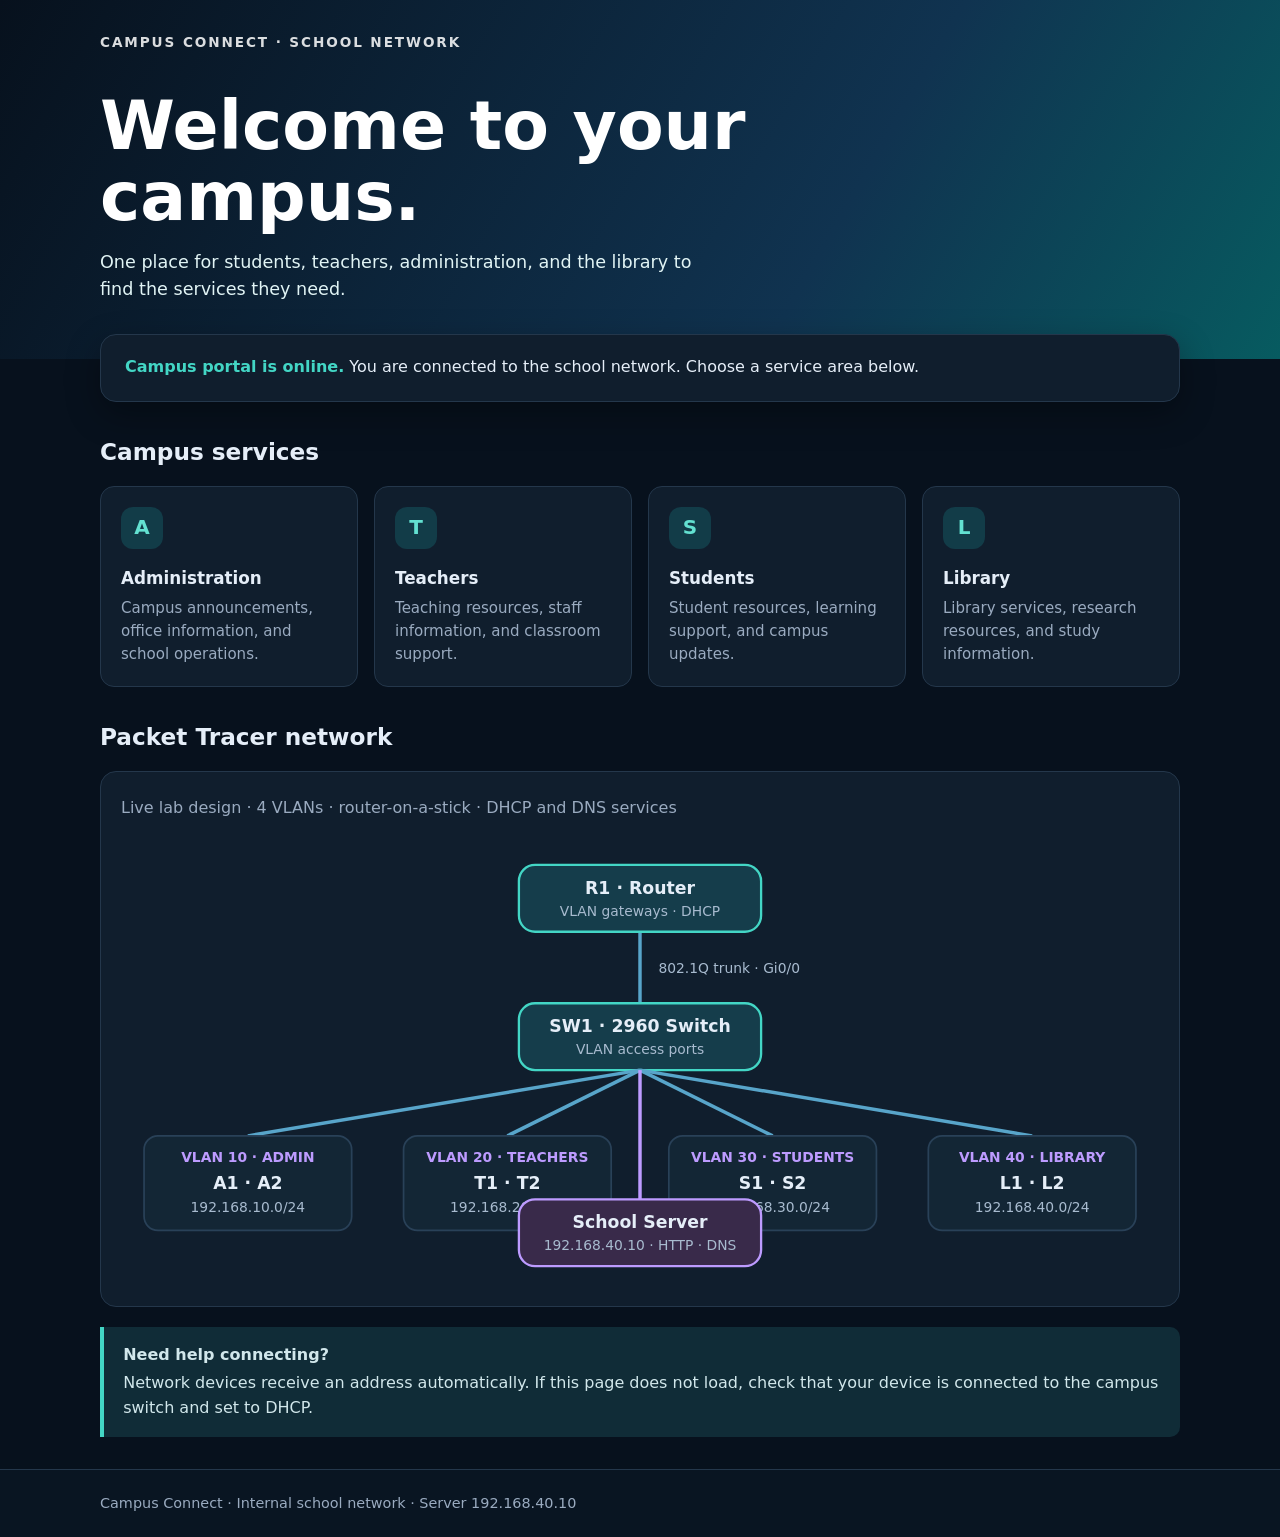
<file: packet-tracer-server-portal/index.html>
<!doctype html>
<html lang="en">
<head>
  <meta charset="utf-8">
  <meta name="viewport" content="width=device-width, initial-scale=1">
  <meta name="theme-color" content="#07111d">
  <title>Campus Connect | School Portal</title>
  <style>
    :root{color-scheme:dark;--ink:#e5eef8;--muted:#9aabc0;--blue:#65b8ff;--teal:#43d6c5;--paper:#07111d;--panel:#101e2d;--line:#24374b}
    *{box-sizing:border-box}body{margin:0;font:16px/1.55 system-ui,-apple-system,"Segoe UI",sans-serif;color:var(--ink);background:var(--paper)}
    a{color:inherit}.hero{color:white;background:linear-gradient(120deg,#07111d 0%,#103350 65%,#075b60 100%);padding:2rem max(1.25rem,calc((100% - 1080px)/2)) 3.5rem}
    .brand{font-size:.85rem;font-weight:750;letter-spacing:.14em;text-transform:uppercase;opacity:.85}.hero h1{font-size:clamp(2.2rem,6vw,4.25rem);line-height:1.05;max-width:750px;margin:2.3rem 0 1rem}.hero p{max-width:600px;color:#e1f4f5;font-size:1.1rem;margin:0}
    .wrap{width:min(1080px,calc(100% - 2.5rem));margin:-1.6rem auto 0}.welcome{background:var(--panel);border:1px solid var(--line);border-radius:16px;padding:1.3rem 1.5rem;box-shadow:0 12px 35px #0005}.welcome strong{color:var(--teal)}
    h2{font-size:1.45rem;margin:2rem 0 1rem}.grid{display:grid;grid-template-columns:repeat(4,1fr);gap:1rem}.card{background:var(--panel);border:1px solid var(--line);border-radius:14px;padding:1.25rem;min-height:185px}.icon{width:42px;height:42px;display:grid;place-items:center;border-radius:12px;background:#123c48;color:#63e1d1;font-size:1.25rem;font-weight:800}.card h3{margin:1rem 0 .35rem;font-size:1.05rem}.card p{margin:0;color:var(--muted);font-size:.94rem}.notice{margin:1.25rem 0 2rem;padding:1rem 1.2rem;border-left:4px solid var(--teal);background:#102c37;border-radius:0 10px 10px 0;color:#d1e7eb}.notice strong{display:block;margin-bottom:.2rem}
    .topology{background:var(--panel);border:1px solid var(--line);border-radius:16px;padding:1.25rem;overflow:hidden}.topology p{color:var(--muted);margin:.2rem 0 1rem}.diagram{display:block;width:100%;height:auto;min-width:620px}.diagram-wrap{overflow-x:auto}.node{fill:#152a3c;stroke:#4e7895;stroke-width:2}.node-core{fill:#153d4b;stroke:#43d6c5}.node-server{fill:#392a4a;stroke:#bd9bff}.wire{stroke:#58a5ca;stroke-width:3}.wire-server{stroke:#bd9bff}.label{fill:#e5eef8;font:700 15px system-ui,sans-serif}.small{fill:#a8bbcf;font:12px system-ui,sans-serif}.vlan{fill:#132635;stroke:#294158;stroke-width:1.5}.zone{fill:#bd9bff;font:700 12px system-ui,sans-serif}
    footer{border-top:1px solid var(--line);padding:1.4rem max(1.25rem,calc((100% - 1080px)/2));color:var(--muted);font-size:.9rem;background:#091522}
    @media(max-width:800px){.grid{grid-template-columns:repeat(2,1fr)}}@media(max-width:480px){.hero{padding-top:1.4rem}.grid{grid-template-columns:1fr}.card{min-height:auto}.wrap{width:calc(100% - 1.5rem)}}
  </style>
</head>
<body>
  <header class="hero">
    <div class="brand">Campus Connect · School Network</div>
    <h1>Welcome to your campus.</h1>
    <p>One place for students, teachers, administration, and the library to find the services they need.</p>
  </header>
  <main class="wrap">
    <section class="welcome" aria-label="Network status"><strong>Campus portal is online.</strong> You are connected to the school network. Choose a service area below.</section>
    <h2>Campus services</h2>
    <section class="grid" aria-label="Campus departments">
      <article class="card"><div class="icon" aria-hidden="true">A</div><h3>Administration</h3><p>Campus announcements, office information, and school operations.</p></article>
      <article class="card"><div class="icon" aria-hidden="true">T</div><h3>Teachers</h3><p>Teaching resources, staff information, and classroom support.</p></article>
      <article class="card"><div class="icon" aria-hidden="true">S</div><h3>Students</h3><p>Student resources, learning support, and campus updates.</p></article>
      <article class="card"><div class="icon" aria-hidden="true">L</div><h3>Library</h3><p>Library services, research resources, and study information.</p></article>
    </section>
    <h2>Packet Tracer network</h2>
    <section class="topology" aria-label="Packet Tracer network topology">
      <p>Live lab design · 4 VLANs · router-on-a-stick · DHCP and DNS services</p>
      <div class="diagram-wrap">
        <svg class="diagram" viewBox="0 0 900 390" role="img" aria-labelledby="diagram-title diagram-desc">
          <title id="diagram-title">Campus Packet Tracer network topology</title>
          <desc id="diagram-desc">R1 router connects by an 802.1Q trunk to SW1. SW1 connects the administration, teacher, student, and library VLAN clients, plus the school server.</desc>
          <line class="wire" x1="450" y1="83" x2="450" y2="145"/><text class="small" x="466" y="119">802.1Q trunk · Gi0/0</text>
          <rect class="node node-core" x="345" y="25" width="210" height="58" rx="14"/><text class="label" x="450" y="50" text-anchor="middle">R1 · Router</text><text class="small" x="450" y="69" text-anchor="middle">VLAN gateways · DHCP</text>
          <rect class="node node-core" x="345" y="145" width="210" height="58" rx="14"/><text class="label" x="450" y="170" text-anchor="middle">SW1 · 2960 Switch</text><text class="small" x="450" y="189" text-anchor="middle">VLAN access ports</text>
          <line class="wire" x1="450" y1="203" x2="110" y2="260"/><line class="wire" x1="450" y1="203" x2="335" y2="260"/><line class="wire" x1="450" y1="203" x2="565" y2="260"/><line class="wire" x1="450" y1="203" x2="790" y2="260"/><line class="wire wire-server" x1="450" y1="203" x2="450" y2="315"/>
          <rect class="vlan" x="20" y="260" width="180" height="82" rx="12"/><text class="zone" x="110" y="283" text-anchor="middle">VLAN 10 · ADMIN</text><text class="label" x="110" y="306" text-anchor="middle">A1 · A2</text><text class="small" x="110" y="326" text-anchor="middle">192.168.10.0/24</text>
          <rect class="vlan" x="245" y="260" width="180" height="82" rx="12"/><text class="zone" x="335" y="283" text-anchor="middle">VLAN 20 · TEACHERS</text><text class="label" x="335" y="306" text-anchor="middle">T1 · T2</text><text class="small" x="335" y="326" text-anchor="middle">192.168.20.0/24</text>
          <rect class="vlan" x="475" y="260" width="180" height="82" rx="12"/><text class="zone" x="565" y="283" text-anchor="middle">VLAN 30 · STUDENTS</text><text class="label" x="565" y="306" text-anchor="middle">S1 · S2</text><text class="small" x="565" y="326" text-anchor="middle">192.168.30.0/24</text>
          <rect class="vlan" x="700" y="260" width="180" height="82" rx="12"/><text class="zone" x="790" y="283" text-anchor="middle">VLAN 40 · LIBRARY</text><text class="label" x="790" y="306" text-anchor="middle">L1 · L2</text><text class="small" x="790" y="326" text-anchor="middle">192.168.40.0/24</text>
          <rect class="node node-server" x="345" y="315" width="210" height="58" rx="14"/><text class="label" x="450" y="340" text-anchor="middle">School Server</text><text class="small" x="450" y="359" text-anchor="middle">192.168.40.10 · HTTP · DNS</text>
        </svg>
      </div>
    </section>
    <aside class="notice"><strong>Need help connecting?</strong> Network devices receive an address automatically. If this page does not load, check that your device is connected to the campus switch and set to DHCP.</aside>
  </main>
  <footer>Campus Connect · Internal school network · Server 192.168.40.10</footer>
</body>
</html>
</file>
